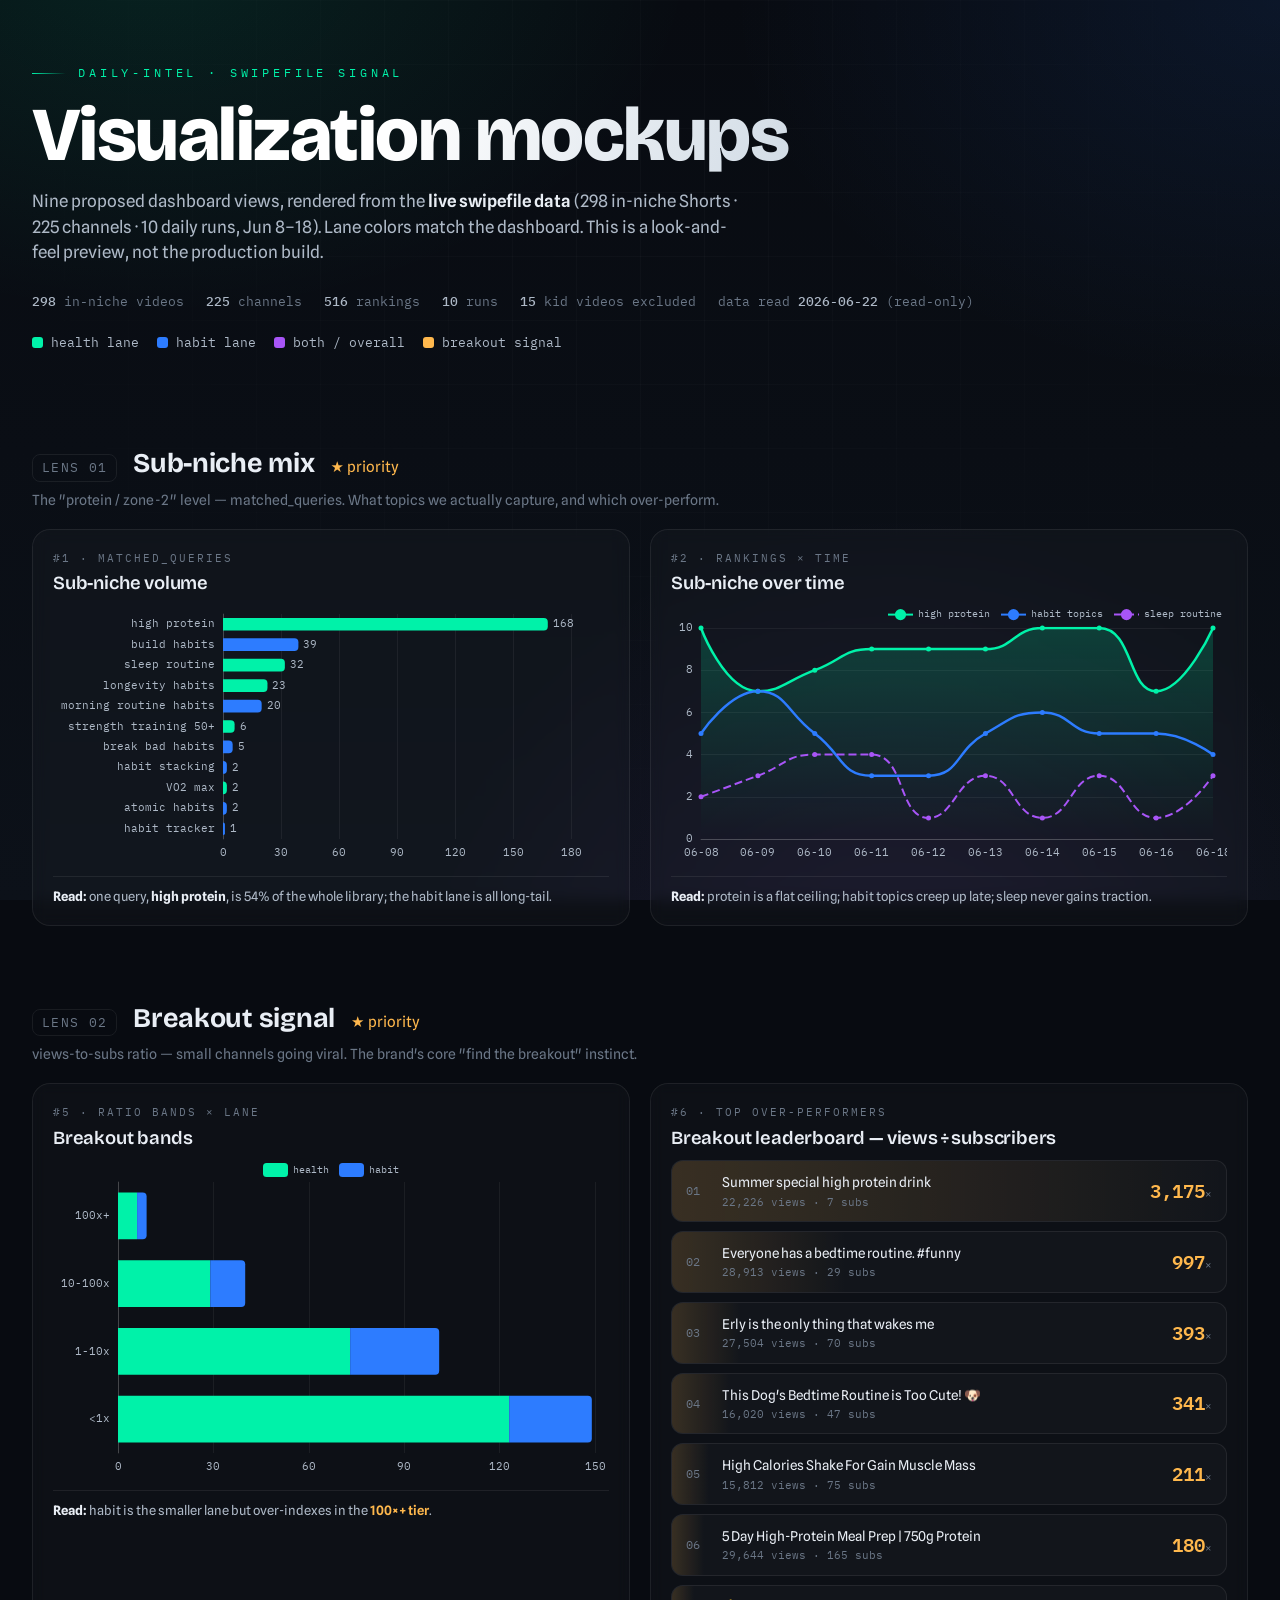
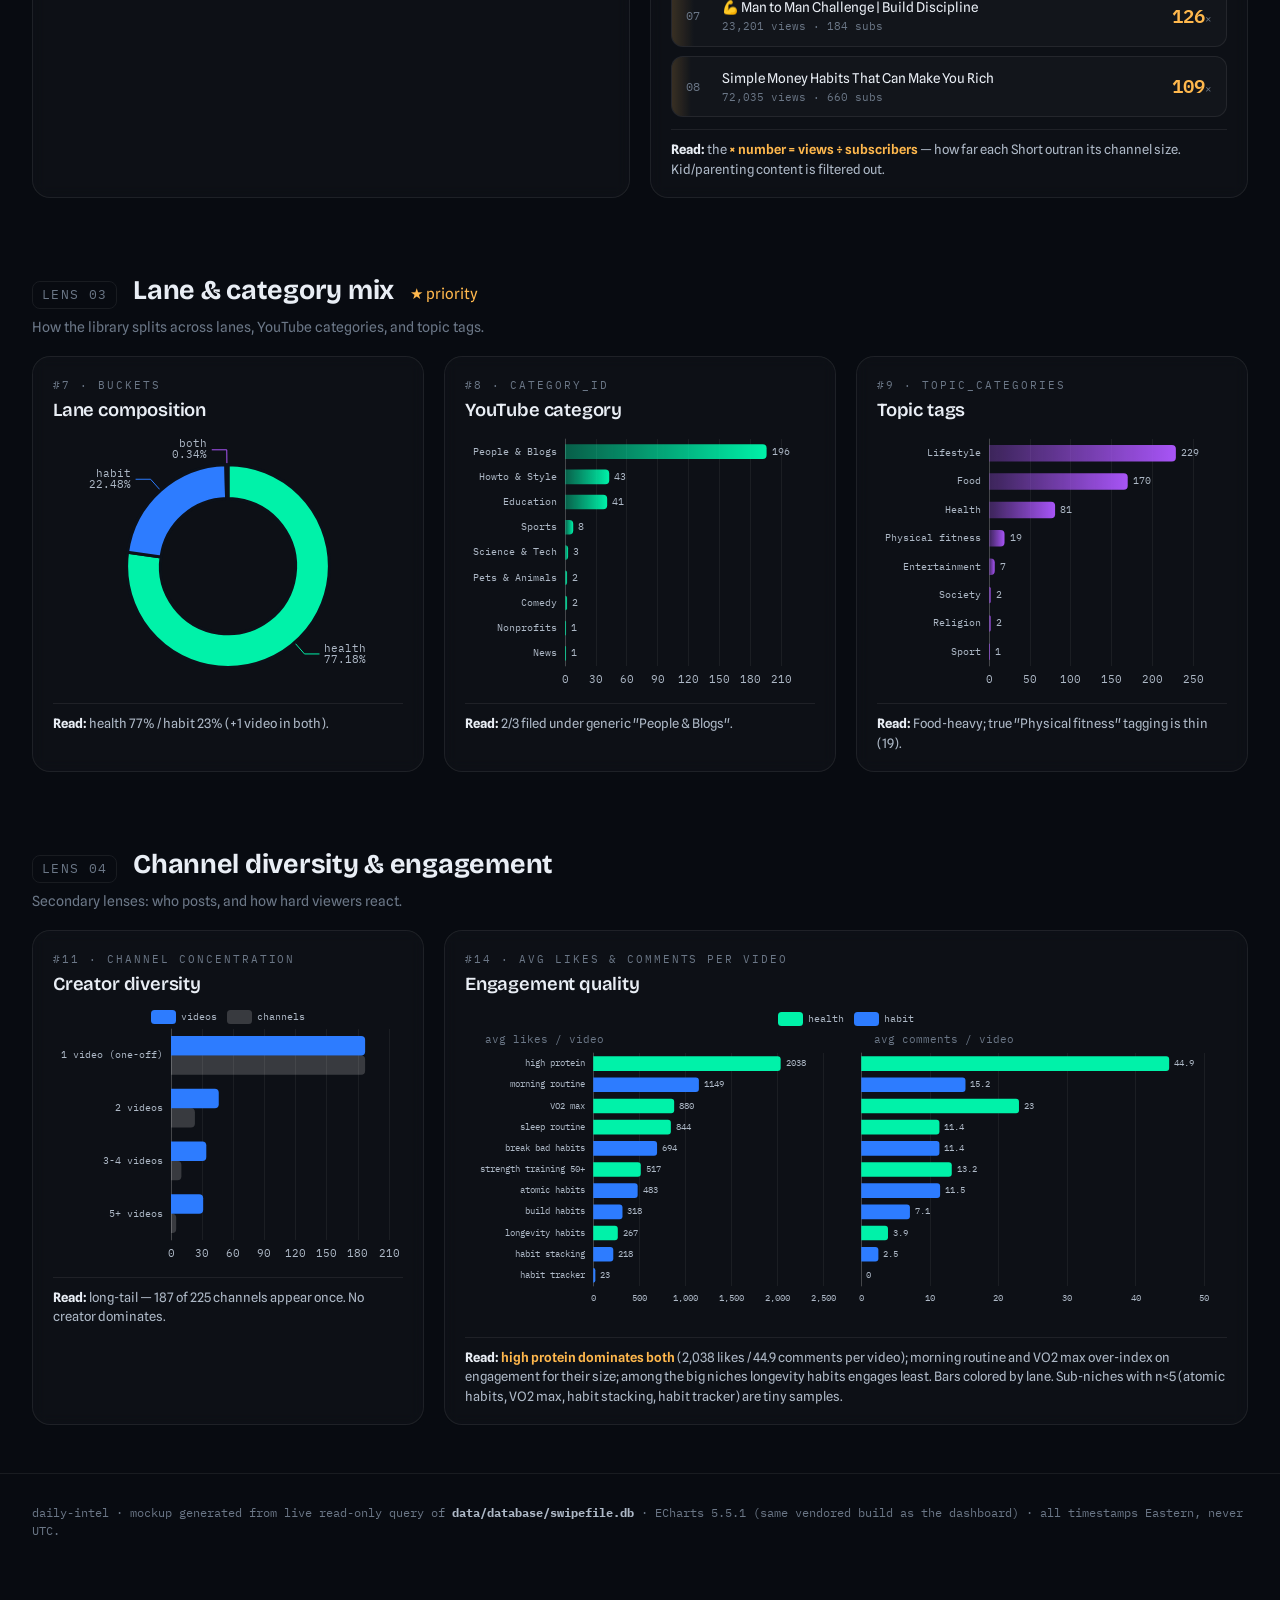
<file: docs/dashboard-ideas-mockup.html>
<!DOCTYPE html>
<html lang="en" data-theme="dark">
<head>
<meta charset="UTF-8" />
<meta name="viewport" content="width=device-width, initial-scale=1.0" />
<title>daily-intel · visualization mockups</title>

<!-- Distinctive type: chunky editorial display + clean grotesque body + plex mono for data -->
<link rel="preconnect" href="https://fonts.googleapis.com">
<link rel="preconnect" href="https://fonts.gstatic.com" crossorigin>
<link href="https://fonts.googleapis.com/css2?family=Bricolage+Grotesque:opsz,wght@12..96,500;12..96,700;12..96,800&family=Spline+Sans:wght@400;500;600&family=IBM+Plex+Mono:wght@400;500;600&display=swap" rel="stylesheet">

<!-- Same ECharts the real dashboard vendors, loaded offline from the repo -->
<script src="../dashboard/static/vendor/echarts-5.5.1.min.js"></script>

<style>
  :root {
    --bg:        #080b11;
    --bg-2:      #0c1119;
    --panel:     rgba(255,255,255,0.025);
    --panel-brd: rgba(255,255,255,0.07);
    --panel-hi:  rgba(255,255,255,0.045);
    --ink:       #e9eef5;
    --ink-soft:  #aeb9c7;
    --ink-mute:  #6b7787;
    --health:    #00f2a9;   /* cyan/mint  */
    --habit:     #2d7cff;   /* blue       */
    --both:      #a855f7;   /* purple     */
    --breakout:  #ffb84d;   /* amber hero */
    --grid:      rgba(255,255,255,0.05);
    --r:         18px;
    --display: "Bricolage Grotesque", Georgia, serif;
    --body: "Spline Sans", system-ui, sans-serif;
    --mono: "IBM Plex Mono", ui-monospace, monospace;
  }

  * { box-sizing: border-box; }
  html, body { margin: 0; padding: 0; }

  body {
    font-family: var(--body);
    color: var(--ink);
    background: var(--bg);
    -webkit-font-smoothing: antialiased;
    line-height: 1.5;
    position: relative;
    overflow-x: hidden;
  }

  /* Atmosphere: layered radial meshes + faint engineering grid + grain */
  body::before {
    content: "";
    position: fixed; inset: 0; z-index: -2;
    background:
      radial-gradient(900px 600px at 12% -5%, rgba(0,242,169,0.10), transparent 60%),
      radial-gradient(1000px 700px at 100% 0%, rgba(45,124,255,0.10), transparent 55%),
      radial-gradient(800px 800px at 70% 110%, rgba(168,85,247,0.08), transparent 60%),
      linear-gradient(180deg, var(--bg), var(--bg-2));
  }
  body::after {
    content: "";
    position: fixed; inset: 0; z-index: -1; pointer-events: none;
    background-image:
      linear-gradient(var(--grid) 1px, transparent 1px),
      linear-gradient(90deg, var(--grid) 1px, transparent 1px);
    background-size: 64px 64px;
    mask-image: radial-gradient(circle at 50% 25%, black, transparent 85%);
    opacity: 0.5;
  }

  /* ---------- Header ---------- */
  header.masthead {
    max-width: 1320px; margin: 0 auto; padding: 64px 32px 28px;
  }
  .eyebrow {
    font-family: var(--mono); font-size: 12px; letter-spacing: 0.32em;
    text-transform: uppercase; color: var(--health);
    display: flex; align-items: center; gap: 12px;
  }
  .eyebrow::before {
    content: ""; width: 34px; height: 1px;
    background: linear-gradient(90deg, var(--health), transparent);
  }
  h1.title {
    font-family: var(--display); font-weight: 800;
    font-size: clamp(40px, 6vw, 76px); line-height: 0.98;
    margin: 16px 0 14px; letter-spacing: -0.02em;
    background: linear-gradient(110deg, #ffffff 30%, #9fb4c9 100%);
    -webkit-background-clip: text; background-clip: text; color: transparent;
  }
  .subtitle {
    max-width: 720px; color: var(--ink-soft); font-size: 17px;
  }
  .subtitle b { color: var(--ink); font-weight: 600; }

  .meta-row {
    display: flex; flex-wrap: wrap; gap: 10px 22px; margin-top: 26px;
    font-family: var(--mono); font-size: 12.5px; color: var(--ink-mute);
  }
  .meta-row span b { color: var(--ink-soft); font-weight: 500; }

  .legend { display: flex; gap: 18px; margin-top: 22px; flex-wrap: wrap; }
  .legend .chip {
    display: inline-flex; align-items: center; gap: 8px;
    font-family: var(--mono); font-size: 12.5px; color: var(--ink-soft);
  }
  .legend .dot { width: 11px; height: 11px; border-radius: 3px; }

  /* ---------- Section ---------- */
  section.lens { max-width: 1320px; margin: 0 auto; padding: 30px 32px 8px; }
  .lens-head { display: flex; align-items: baseline; gap: 16px; margin: 34px 0 6px; }
  .lens-num {
    font-family: var(--mono); font-size: 13px; color: var(--ink-mute);
    border: 1px solid var(--panel-brd); border-radius: 8px;
    padding: 3px 9px; letter-spacing: 0.1em;
  }
  .lens-head h2 {
    font-family: var(--display); font-weight: 700; font-size: 27px;
    margin: 0; letter-spacing: -0.01em;
  }
  .lens-head .star { color: var(--breakout); font-size: 15px; }
  .lens-sub { color: var(--ink-mute); font-size: 14px; margin: 2px 0 18px; }

  /* ---------- Grid + cards ---------- */
  .grid {
    display: grid; grid-template-columns: repeat(6, 1fr); gap: 20px;
  }
  .card {
    grid-column: span 3;
    background: var(--panel);
    border: 1px solid var(--panel-brd);
    border-radius: var(--r);
    padding: 20px 20px 18px;
    backdrop-filter: blur(7px);
    position: relative; overflow: hidden;
    transition: transform .25s ease, border-color .25s ease, background .25s ease;
  }
  .card:hover { transform: translateY(-3px); border-color: rgba(255,255,255,0.14); background: var(--panel-hi); }
  .card::before {
    content: ""; position: absolute; top: 0; left: 0; right: 0; height: 2px;
    background: linear-gradient(90deg, var(--health), var(--habit), var(--both));
    opacity: 0.0; transition: opacity .25s ease;
  }
  .card:hover::before { opacity: 0.85; }
  .span-2 { grid-column: span 2; }
  .span-3 { grid-column: span 3; }
  .span-4 { grid-column: span 4; }
  .span-6 { grid-column: span 6; }

  .card .id {
    font-family: var(--mono); font-size: 11px; color: var(--ink-mute);
    letter-spacing: 0.18em; text-transform: uppercase;
  }
  .card h3 {
    font-family: var(--display); font-weight: 600; font-size: 18.5px;
    margin: 4px 0 2px; letter-spacing: -0.01em;
  }
  .card .chart { width: 100%; height: 260px; margin-top: 6px; }
  .card .chart.tall { height: 320px; }
  .card .read {
    font-size: 13px; color: var(--ink-soft); margin-top: 12px;
    border-top: 1px solid var(--panel-brd); padding-top: 10px;
  }
  .card .read b { color: var(--ink); }
  .card .read .hot { color: var(--breakout); font-weight: 600; }

  /* ---------- Breakout leaderboard (HTML, not a chart) ---------- */
  .board { margin-top: 8px; display: flex; flex-direction: column; gap: 9px; }
  .board .row {
    display: grid; grid-template-columns: 22px 1fr auto; align-items: center;
    gap: 14px; padding: 11px 14px; border-radius: 12px;
    background: rgba(255,255,255,0.022); border: 1px solid var(--panel-brd);
    position: relative; overflow: hidden;
  }
  .board .row .rk { font-family: var(--mono); font-size: 12px; color: var(--ink-mute); }
  .board .row .nm { font-size: 13.5px; color: var(--ink); white-space: nowrap; overflow: hidden; text-overflow: ellipsis; }
  .board .row .nm small { display: block; font-family: var(--mono); font-size: 11px; color: var(--ink-mute); margin-top: 1px; }
  .board .row .ratio {
    font-family: var(--mono); font-weight: 600; font-size: 19px;
    color: var(--breakout); text-align: right; white-space: nowrap;
  }
  .board .row .ratio span { font-size: 11px; color: var(--ink-mute); font-weight: 400; }
  .board .row .bar {
    position: absolute; left: 0; top: 0; bottom: 0;
    background: linear-gradient(90deg, rgba(255,184,77,0.16), transparent);
    z-index: 0;
  }
  .board .row > * { position: relative; z-index: 1; }

  footer {
    max-width: 1320px; margin: 0 auto; padding: 30px 32px 70px;
    font-family: var(--mono); font-size: 12px; color: var(--ink-mute);
    border-top: 1px solid var(--panel-brd); margin-top: 40px;
  }
  footer b { color: var(--ink-soft); }

  @media (max-width: 980px) {
    .grid { grid-template-columns: repeat(2, 1fr); }
    .card, .span-2, .span-3, .span-4, .span-6 { grid-column: span 2; }
  }
  @media (max-width: 560px) {
    .grid { grid-template-columns: 1fr; }
    .card, .span-2, .span-3, .span-4, .span-6 { grid-column: span 1; }
  }
</style>
</head>
<body>

<header class="masthead">
  <div class="eyebrow">daily-intel · swipefile signal</div>
  <h1 class="title">Visualization mockups</h1>
  <p class="subtitle">Nine proposed dashboard views, rendered from the <b>live swipefile data</b>
    (298 in-niche Shorts &middot; 225 channels &middot; 10 daily runs, Jun 8&ndash;18). Lane colors match
    the dashboard. This is a look-and-feel preview, not the production build.</p>
  <div class="meta-row">
    <span><b>298</b> in-niche videos</span>
    <span><b>225</b> channels</span>
    <span><b>516</b> rankings</span>
    <span><b>10</b> runs</span>
    <span><b>15</b> kid videos excluded</span>
    <span>data read <b>2026-06-22</b> (read-only)</span>
  </div>
  <div class="legend">
    <span class="chip"><span class="dot" style="background:var(--health)"></span>health lane</span>
    <span class="chip"><span class="dot" style="background:var(--habit)"></span>habit lane</span>
    <span class="chip"><span class="dot" style="background:var(--both)"></span>both / overall</span>
    <span class="chip"><span class="dot" style="background:var(--breakout)"></span>breakout signal</span>
  </div>
</header>

<!-- ============ LENS 1 ============ -->
<section class="lens">
  <div class="lens-head"><span class="lens-num">LENS 01</span><h2>Sub-niche mix</h2><span class="star">★ priority</span></div>
  <p class="lens-sub">The "protein / zone-2" level &mdash; matched_queries. What topics we actually capture, and which over-perform.</p>
  <div class="grid">
    <div class="card span-3">
      <div class="id">#1 · matched_queries</div><h3>Sub-niche volume</h3>
      <div class="chart" id="c1"></div>
      <div class="read"><b>Read:</b> one query, <b>high protein</b>, is 54% of the whole library; the habit lane is all long-tail.</div>
    </div>
    <div class="card span-3">
      <div class="id">#2 · rankings × time</div><h3>Sub-niche over time</h3>
      <div class="chart" id="c2"></div>
      <div class="read"><b>Read:</b> protein is a flat ceiling; habit topics creep up late; sleep never gains traction.</div>
    </div>
  </div>
</section>

<!-- ============ LENS 2 ============ -->
<section class="lens">
  <div class="lens-head"><span class="lens-num">LENS 02</span><h2>Breakout signal</h2><span class="star">★ priority</span></div>
  <p class="lens-sub">views-to-subs ratio &mdash; small channels going viral. The brand's core "find the breakout" instinct.</p>
  <div class="grid">
    <div class="card span-3">
      <div class="id">#5 · ratio bands × lane</div><h3>Breakout bands</h3>
      <div class="chart tall" id="c5"></div>
      <div class="read"><b>Read:</b> habit is the smaller lane but over-indexes in the <span class="hot">100&times;+ tier</span>.</div>
    </div>
    <div class="card span-3">
      <div class="id">#6 · top over-performers</div><h3>Breakout leaderboard &mdash; views&#8201;&divide;&#8201;subscribers</h3>
      <div class="board" id="c6"></div>
      <div class="read"><b>Read:</b> the <span class="hot">&times; number = views &divide; subscribers</span> &mdash; how far each Short
        outran its channel size. Kid/parenting content is filtered out.</div>
    </div>
  </div>
</section>

<!-- ============ LENS 3 ============ -->
<section class="lens">
  <div class="lens-head"><span class="lens-num">LENS 03</span><h2>Lane &amp; category mix</h2><span class="star">★ priority</span></div>
  <p class="lens-sub">How the library splits across lanes, YouTube categories, and topic tags.</p>
  <div class="grid">
    <div class="card span-2">
      <div class="id">#7 · buckets</div><h3>Lane composition</h3>
      <div class="chart" id="c7"></div>
      <div class="read"><b>Read:</b> health 77% / habit 23% (+1 video in both).</div>
    </div>
    <div class="card span-2">
      <div class="id">#8 · category_id</div><h3>YouTube category</h3>
      <div class="chart" id="c8"></div>
      <div class="read"><b>Read:</b> 2/3 filed under generic "People &amp; Blogs".</div>
    </div>
    <div class="card span-2">
      <div class="id">#9 · topic_categories</div><h3>Topic tags</h3>
      <div class="chart" id="c9"></div>
      <div class="read"><b>Read:</b> Food-heavy; true "Physical fitness" tagging is thin (19).</div>
    </div>
  </div>
</section>

<!-- ============ SECONDARY ============ -->
<section class="lens">
  <div class="lens-head"><span class="lens-num">LENS 04</span><h2>Channel diversity &amp; engagement</h2></div>
  <p class="lens-sub">Secondary lenses: who posts, and how hard viewers react.</p>
  <div class="grid">
    <div class="card span-2">
      <div class="id">#11 · channel concentration</div><h3>Creator diversity</h3>
      <div class="chart" id="c11"></div>
      <div class="read"><b>Read:</b> long-tail &mdash; 187 of 225 channels appear once. No creator dominates.</div>
    </div>
    <div class="card span-4">
      <div class="id">#14 · avg likes &amp; comments per video</div><h3>Engagement quality</h3>
      <div class="chart tall" id="c14"></div>
      <div class="read"><b>Read:</b> <span class="hot">high protein dominates both</span> (2,038 likes / 44.9 comments per video);
        morning routine and VO2 max over-index on engagement for their size; among the big niches longevity habits engages least.
        Bars colored by lane. Sub-niches with n&lt;5 (atomic habits, VO2 max, habit stacking, habit tracker) are tiny samples.</div>
    </div>
  </div>
</section>

<footer>
  daily-intel · mockup generated from live read-only query of <b>data/database/swipefile.db</b> ·
  ECharts 5.5.1 (same vendored build as the dashboard) · all timestamps Eastern, never UTC.
</footer>

<script>
/* ---------------- real data (from live DB) ---------------- */
const C = {
  health:'#00f2a9', habit:'#2d7cff', both:'#a855f7', breakout:'#ffb84d',
  ink:'#e9eef5', soft:'#aeb9c7', mute:'#6b7787', grid:'rgba(255,255,255,0.06)', axis:'rgba(255,255,255,0.18)'
};
const laneColor = l => l==='habit' ? C.habit : l==='both' ? C.both : C.health;

const subniche = [
  {q:'high protein',n:168,lane:'health'}, {q:'build habits',n:39,lane:'habit'},
  {q:'sleep routine',n:32,lane:'health'}, {q:'longevity habits',n:23,lane:'health'},
  {q:'morning routine habits',n:20,lane:'habit'}, {q:'strength training 50+',n:6,lane:'health'},
  {q:'break bad habits',n:5,lane:'habit'}, {q:'atomic habits',n:2,lane:'habit'},
  {q:'VO2 max',n:2,lane:'health'}, {q:'habit stacking',n:2,lane:'habit'},
  {q:'habit tracker',n:1,lane:'habit'},
];

const runDates = ['06-08','06-09','06-10','06-11','06-12','06-13','06-14','06-15','06-16','06-18'];
const overTime = {
  protein:[10,7,8,9,9,9,10,10,7,10],
  habits: [5,7,5,3,3,5,6,5,5,4],
  sleep:  [2,3,4,4,1,3,1,3,1,3],
};

const bands = ['<1x','1-10x','10-100x','100x+'];
const bandHealth = [123,73,29,6];
const bandHabit  = [26,28,11,3];

const leaderboard = [
  ['Summer special high protein drink',22226,7,3175],
  ['Everyone has a bedtime routine. #funny',28913,29,997],
  ['Erly is the only thing that wakes me',27504,70,393],
  ["This Dog's Bedtime Routine is Too Cute! 🐶",16020,47,341],
  ['High Calories Shake For Gain Muscle Mass',15812,75,211],
  ['5 Day High-Protein Meal Prep | 750g Protein',29644,165,180],
  ['💪 Man to Man Challenge | Build Discipline',23201,184,126],
  ['Simple Money Habits That Can Make You Rich',72035,660,109],
];

const lane = [{name:'health',value:230},{name:'habit',value:67},{name:'both',value:1}];

const cats = [
  ['People & Blogs',196],['Howto & Style',43],['Education',41],['Sports',8],
  ['Science & Tech',3],['Pets & Animals',2],['Comedy',2],['Nonprofits',1],['News',1],
];
const topics = [
  ['Lifestyle',229],['Food',170],['Health',81],['Physical fitness',19],
  ['Entertainment',7],['Society',2],['Religion',2],['Sport',1],
];

const conc = [ // band, channels, videos
  ['1 video (one-off)',187,187],['2 videos',23,46],['3-4 videos',10,34],['5+ videos',5,31],
];

// avg likes & avg comments PER VIDEO, by sub-niche (matched_queries exploded), kids excluded.
// order = by avg likes desc; lane drives bar color.
const engageSub = [
  {q:'high protein',          likes:2038, comments:44.9, lane:'health'},
  {q:'morning routine',       likes:1149, comments:15.2, lane:'habit'},
  {q:'VO2 max',               likes:880,  comments:23.0, lane:'health'},
  {q:'sleep routine',         likes:844,  comments:11.4, lane:'health'},
  {q:'break bad habits',      likes:694,  comments:11.4, lane:'habit'},
  {q:'strength training 50+', likes:517,  comments:13.2, lane:'health'},
  {q:'atomic habits',         likes:483,  comments:11.5, lane:'habit'},
  {q:'build habits',          likes:318,  comments:7.1,  lane:'habit'},
  {q:'longevity habits',      likes:267,  comments:3.9,  lane:'health'},
  {q:'habit stacking',        likes:218,  comments:2.5,  lane:'habit'},
  {q:'habit tracker',         likes:23,   comments:0.0,  lane:'habit'},
];

/* ---------------- ECharts dark base ---------------- */
const FT = { fontFamily: 'IBM Plex Mono, monospace' };
const axisBase = {
  axisLine:{ lineStyle:{ color:C.axis } },
  axisTick:{ show:false },
  axisLabel:{ color:C.soft, fontFamily:'IBM Plex Mono', fontSize:11 },
  splitLine:{ lineStyle:{ color:C.grid } },
  nameTextStyle:{ color:C.mute, fontFamily:'IBM Plex Mono', fontSize:11 },
};
const tip = {
  backgroundColor:'rgba(12,17,25,0.94)', borderColor:'rgba(255,255,255,0.12)',
  textStyle:{ color:C.ink, fontFamily:'IBM Plex Mono', fontSize:12 },
};
const charts = [];
const mk = (id, opt) => { const el=document.getElementById(id); if(!el) return;
  const ch = echarts.init(el, null, {renderer:'canvas'}); ch.setOption(opt); charts.push(ch); };

function render() {
  /* #1 sub-niche volume — horizontal bar, lane color */
  const s1 = [...subniche].sort((a,b)=>a.n-b.n);
  mk('c1', {
    grid:{left:8,right:38,top:10,bottom:6,containLabel:true}, tooltip:{...tip,trigger:'item'},
    xAxis:{type:'value', ...axisBase}, textStyle:FT,
    yAxis:{type:'category', data:s1.map(d=>d.q), ...axisBase, axisLabel:{...axisBase.axisLabel,fontSize:10.5}},
    series:[{type:'bar', data:s1.map(d=>({value:d.n,itemStyle:{color:laneColor(d.lane),borderRadius:[0,4,4,0]}})),
      barWidth:'62%', label:{show:true,position:'right',color:C.soft,fontFamily:'IBM Plex Mono',fontSize:11}}]
  });

  /* #2 sub-niche over time — smooth area lines */
  mk('c2', {
    grid:{left:8,right:14,top:24,bottom:6,containLabel:true}, tooltip:{...tip,trigger:'axis'},
    legend:{data:['high protein','habit topics','sleep routine'],textStyle:{color:C.soft,fontFamily:'IBM Plex Mono',fontSize:10},top:0,right:0},
    xAxis:{type:'category',data:runDates,boundaryGap:false,...axisBase}, textStyle:FT,
    yAxis:{type:'value',...axisBase},
    series:[
      {name:'high protein',type:'line',smooth:true,data:overTime.protein,symbol:'circle',symbolSize:5,
        lineStyle:{color:C.health,width:2.5},itemStyle:{color:C.health},
        areaStyle:{color:new echarts.graphic.LinearGradient(0,0,0,1,[{offset:0,color:'rgba(0,242,169,0.28)'},{offset:1,color:'rgba(0,242,169,0)'}])}},
      {name:'habit topics',type:'line',smooth:true,data:overTime.habits,symbol:'circle',symbolSize:5,
        lineStyle:{color:C.habit,width:2.5},itemStyle:{color:C.habit}},
      {name:'sleep routine',type:'line',smooth:true,data:overTime.sleep,symbol:'circle',symbolSize:5,
        lineStyle:{color:C.both,width:2,type:'dashed'},itemStyle:{color:C.both}},
    ]
  });

  /* #5 breakout bands × lane — stacked horizontal */
  mk('c5', {
    grid:{left:8,right:14,top:24,bottom:6,containLabel:true}, tooltip:{...tip,trigger:'axis',axisPointer:{type:'shadow'}},
    legend:{data:['health','habit'],textStyle:{color:C.soft,fontFamily:'IBM Plex Mono',fontSize:10},top:0},
    xAxis:{type:'value',...axisBase}, textStyle:FT,
    yAxis:{type:'category',data:bands,...axisBase},
    series:[
      {name:'health',type:'bar',stack:'t',data:bandHealth,itemStyle:{color:C.health}},
      {name:'habit', type:'bar',stack:'t',data:bandHabit, itemStyle:{color:C.habit,borderRadius:[0,4,4,0]}},
    ]
  });

  /* #6 leaderboard — HTML */
  const maxR = leaderboard[0][3];
  document.getElementById('c6').innerHTML = leaderboard.map((d,i)=>`
    <div class="row">
      <div class="bar" style="width:${(d[3]/maxR*100).toFixed(1)}%"></div>
      <div class="rk">${String(i+1).padStart(2,'0')}</div>
      <div class="nm">${d[0]}<small>${d[1].toLocaleString()} views · ${d[2]} subs</small></div>
      <div class="ratio">${d[3].toLocaleString()}<span>×</span></div>
    </div>`).join('');

  /* #7 lane donut */
  mk('c7', {
    tooltip:{...tip,trigger:'item',formatter:'{b}: {c} ({d}%)'}, textStyle:FT,
    series:[{type:'pie',radius:['52%','78%'],center:['50%','52%'],avoidLabelOverlap:true,
      itemStyle:{borderColor:'#0c1119',borderWidth:3},
      label:{color:C.soft,fontFamily:'IBM Plex Mono',fontSize:11,formatter:'{b}\n{d}%'},
      data:lane.map(d=>({...d,itemStyle:{color:laneColor(d.name)}}))}]
  });

  /* #8 youtube category */
  const c8=[...cats].reverse();
  mk('c8', {
    grid:{left:8,right:34,top:8,bottom:6,containLabel:true}, tooltip:{...tip,trigger:'item'},
    xAxis:{type:'value',...axisBase}, textStyle:FT,
    yAxis:{type:'category',data:c8.map(d=>d[0]),...axisBase,axisLabel:{...axisBase.axisLabel,fontSize:10}},
    series:[{type:'bar',data:c8.map(d=>d[1]),barWidth:'58%',
      itemStyle:{color:new echarts.graphic.LinearGradient(1,0,0,0,[{offset:0,color:C.health},{offset:1,color:'rgba(0,242,169,0.35)'}]),borderRadius:[0,4,4,0]},
      label:{show:true,position:'right',color:C.soft,fontFamily:'IBM Plex Mono',fontSize:10}}]
  });

  /* #9 topics */
  const c9=[...topics].reverse();
  mk('c9', {
    grid:{left:8,right:34,top:8,bottom:6,containLabel:true}, tooltip:{...tip,trigger:'item'},
    xAxis:{type:'value',...axisBase}, textStyle:FT,
    yAxis:{type:'category',data:c9.map(d=>d[0]),...axisBase,axisLabel:{...axisBase.axisLabel,fontSize:10}},
    series:[{type:'bar',data:c9.map(d=>d[1]),barWidth:'58%',
      itemStyle:{color:new echarts.graphic.LinearGradient(1,0,0,0,[{offset:0,color:C.both},{offset:1,color:'rgba(168,85,247,0.3)'}]),borderRadius:[0,4,4,0]},
      label:{show:true,position:'right',color:C.soft,fontFamily:'IBM Plex Mono',fontSize:10}}]
  });

  /* #11 concentration — videos vs channels grouped */
  mk('c11', {
    grid:{left:8,right:14,top:24,bottom:6,containLabel:true}, tooltip:{...tip,trigger:'axis',axisPointer:{type:'shadow'}},
    legend:{data:['videos','channels'],textStyle:{color:C.soft,fontFamily:'IBM Plex Mono',fontSize:10},top:0},
    xAxis:{type:'value',...axisBase}, textStyle:FT,
    yAxis:{type:'category',data:conc.map(d=>d[0]).reverse(),...axisBase,axisLabel:{...axisBase.axisLabel,fontSize:10}},
    series:[
      {name:'videos',type:'bar',data:conc.map(d=>d[2]).reverse(),itemStyle:{color:C.habit,borderRadius:[0,4,4,0]},barGap:0},
      {name:'channels',type:'bar',data:conc.map(d=>d[1]).reverse(),itemStyle:{color:'rgba(255,255,255,0.18)',borderRadius:[0,4,4,0]}},
    ]
  });

  /* #14 engagement quality — avg likes & comments PER VIDEO, by sub-niche, colored by lane */
  const esLabels = engageSub.map(d=>d.q);
  const esPick = (metric,lane) => engageSub.map(d => d.lane===lane ? d[metric] : null);
  const esLabel = {show:true,position:'right',color:C.soft,fontFamily:'IBM Plex Mono',fontSize:9};
  mk('c14', {
    grid:[{left:'2%',right:'53%',top:48,bottom:22,containLabel:true},{left:'52%',right:'3%',top:48,bottom:22,containLabel:true}],
    tooltip:{...tip,trigger:'axis',axisPointer:{type:'shadow'}}, textStyle:FT,
    legend:{data:['health','habit'],textStyle:{color:C.soft,fontFamily:'IBM Plex Mono',fontSize:10},top:2},
    title:[{text:'avg likes / video',left:'2%',top:24,textStyle:{color:C.mute,fontFamily:'IBM Plex Mono',fontSize:10.5,fontWeight:400}},
           {text:'avg comments / video',left:'53%',top:24,textStyle:{color:C.mute,fontFamily:'IBM Plex Mono',fontSize:10.5,fontWeight:400}}],
    xAxis:[{type:'value',gridIndex:0,...axisBase,axisLabel:{...axisBase.axisLabel,fontSize:9}},
           {type:'value',gridIndex:1,...axisBase,axisLabel:{...axisBase.axisLabel,fontSize:9}}],
    yAxis:[{type:'category',gridIndex:0,data:esLabels,inverse:true,...axisBase,axisLabel:{...axisBase.axisLabel,fontSize:9}},
           {type:'category',gridIndex:1,data:esLabels,inverse:true,...axisBase,axisLabel:{show:false}}],
    series:[
      {name:'health',type:'bar',stack:'L',xAxisIndex:0,yAxisIndex:0,data:esPick('likes','health'),itemStyle:{color:C.health,borderRadius:[0,3,3,0]},label:esLabel},
      {name:'habit', type:'bar',stack:'L',xAxisIndex:0,yAxisIndex:0,data:esPick('likes','habit'), itemStyle:{color:C.habit, borderRadius:[0,3,3,0]},label:esLabel},
      {name:'health',type:'bar',stack:'R',xAxisIndex:1,yAxisIndex:1,data:esPick('comments','health'),itemStyle:{color:C.health,borderRadius:[0,3,3,0]},label:esLabel},
      {name:'habit', type:'bar',stack:'R',xAxisIndex:1,yAxisIndex:1,data:esPick('comments','habit'), itemStyle:{color:C.habit, borderRadius:[0,3,3,0]},label:esLabel},
    ]
  });
}

/* render after fonts settle so labels measure correctly */
if (document.fonts && document.fonts.ready) {
  document.fonts.ready.then(render);
  setTimeout(()=>{ if(!charts.length) render(); }, 600); // fallback if fonts hang
} else { render(); }
window.addEventListener('resize', ()=>charts.forEach(c=>c.resize()));
</script>
</body>
</html>
</file>
